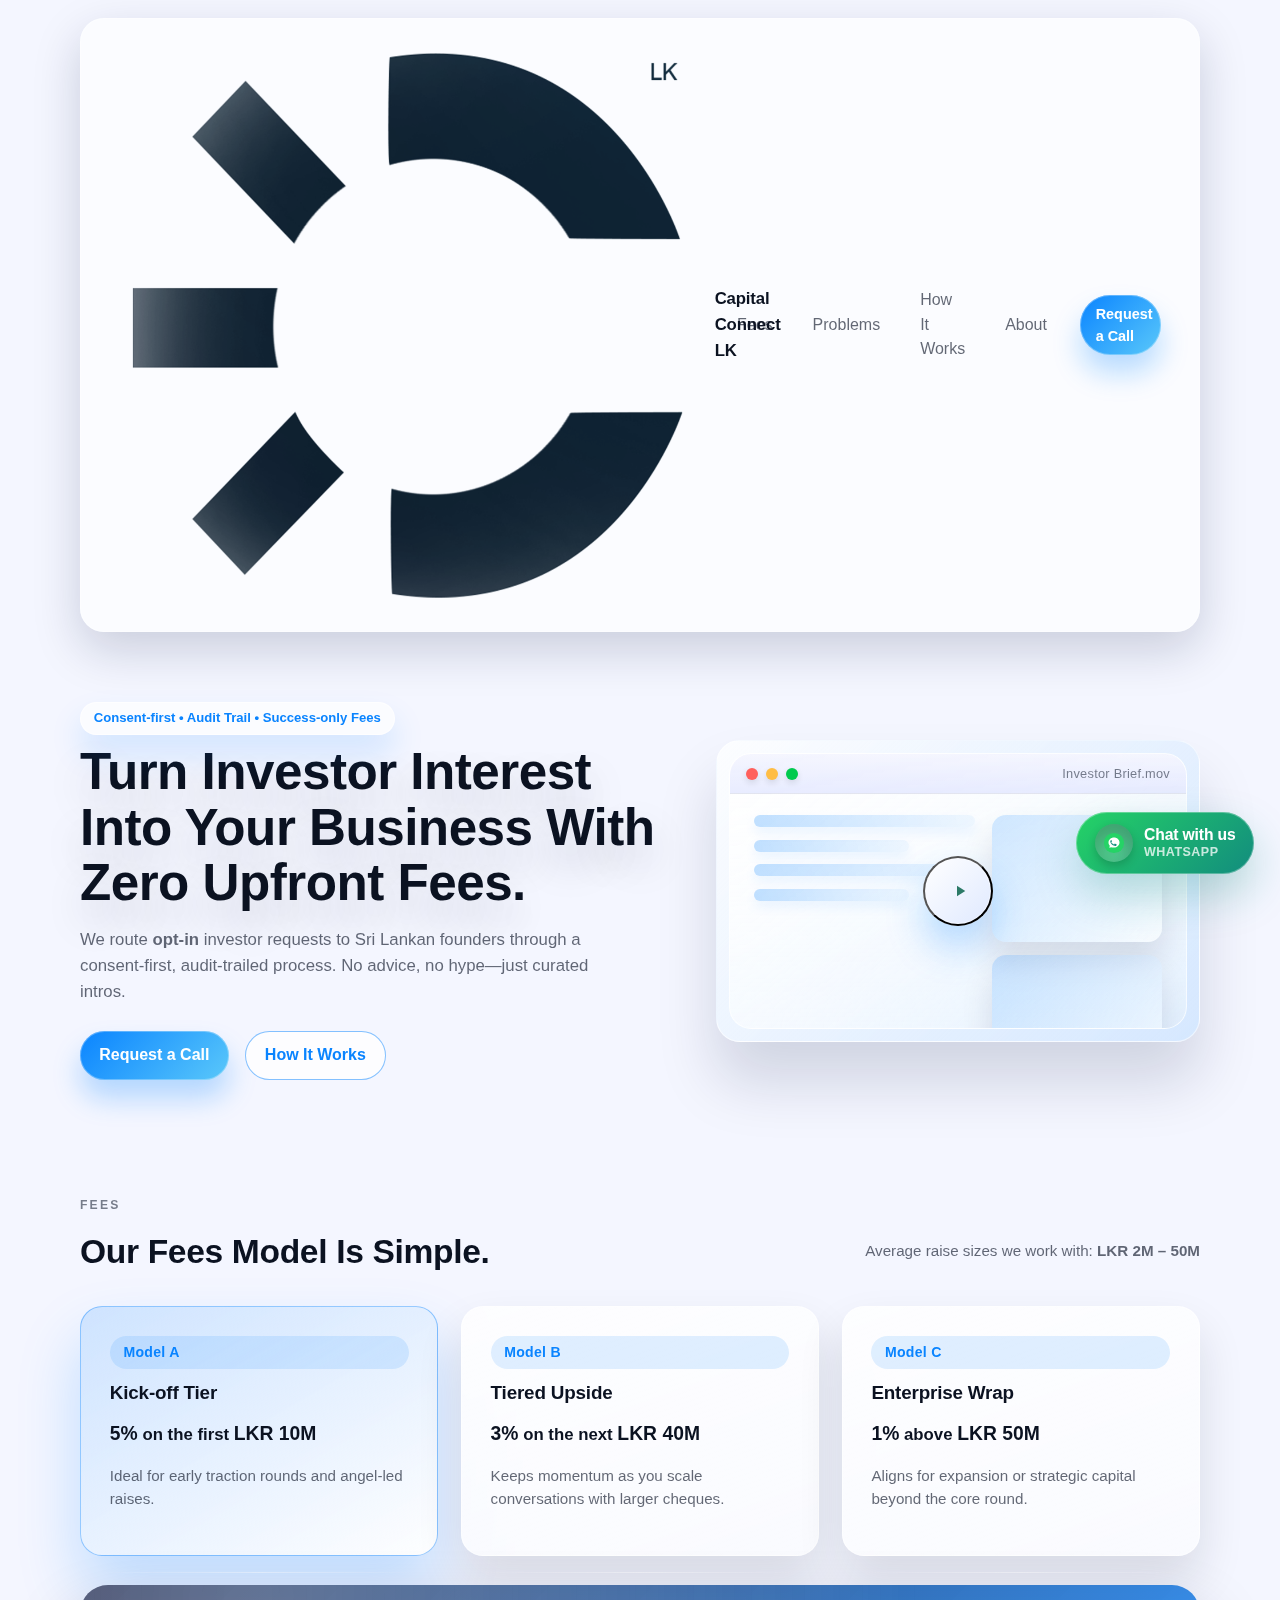
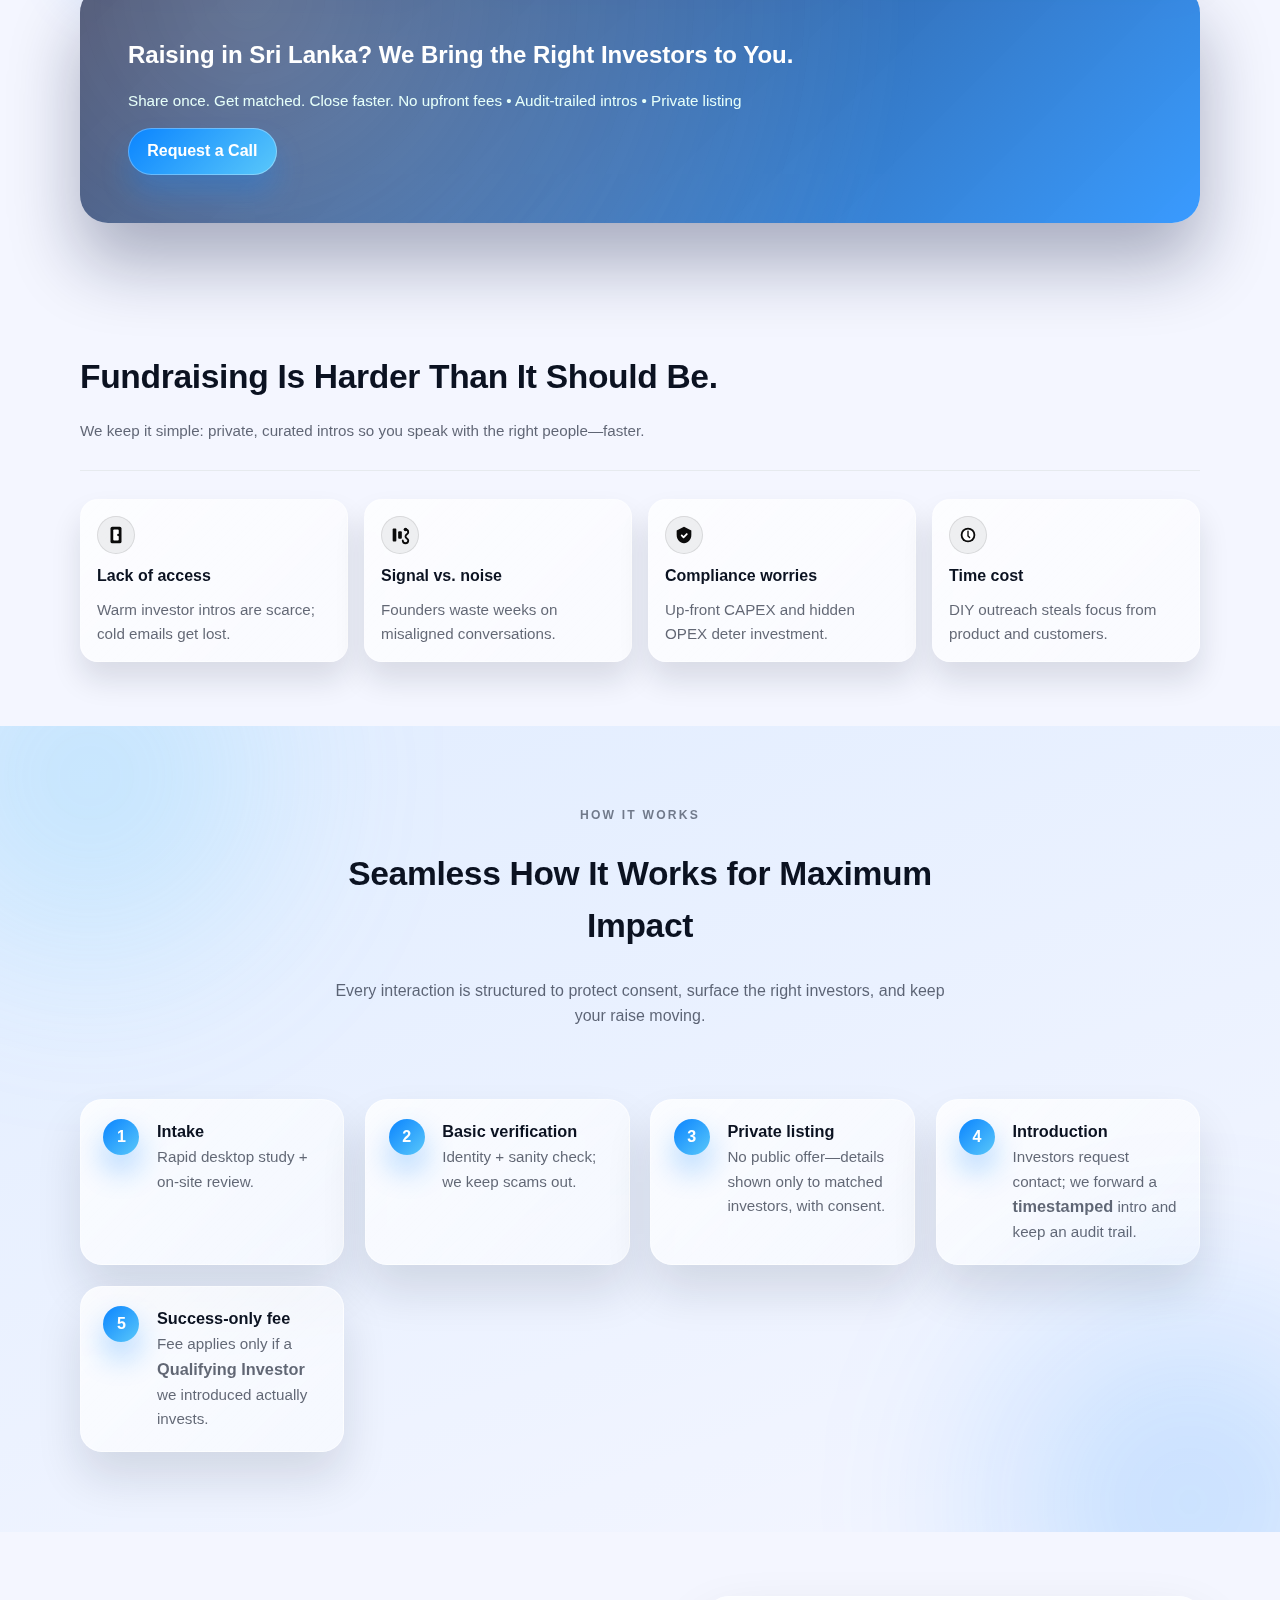
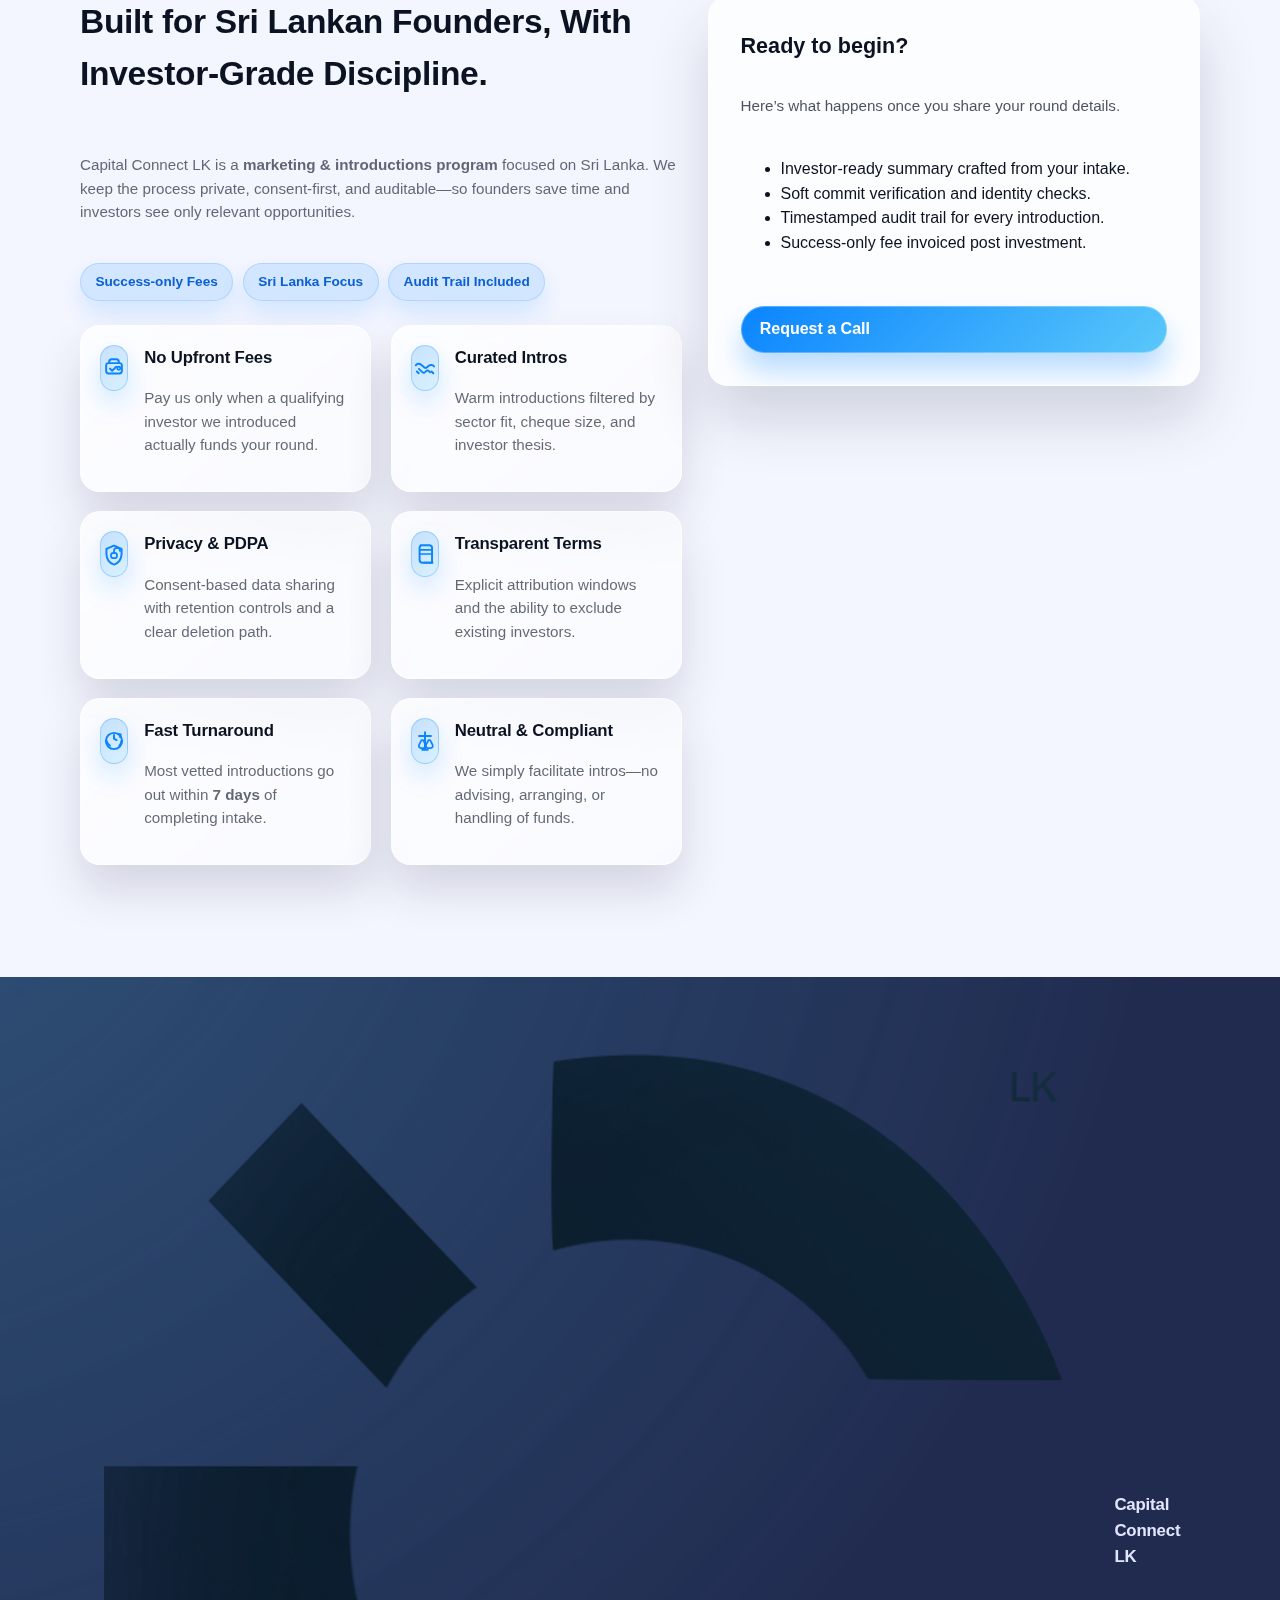
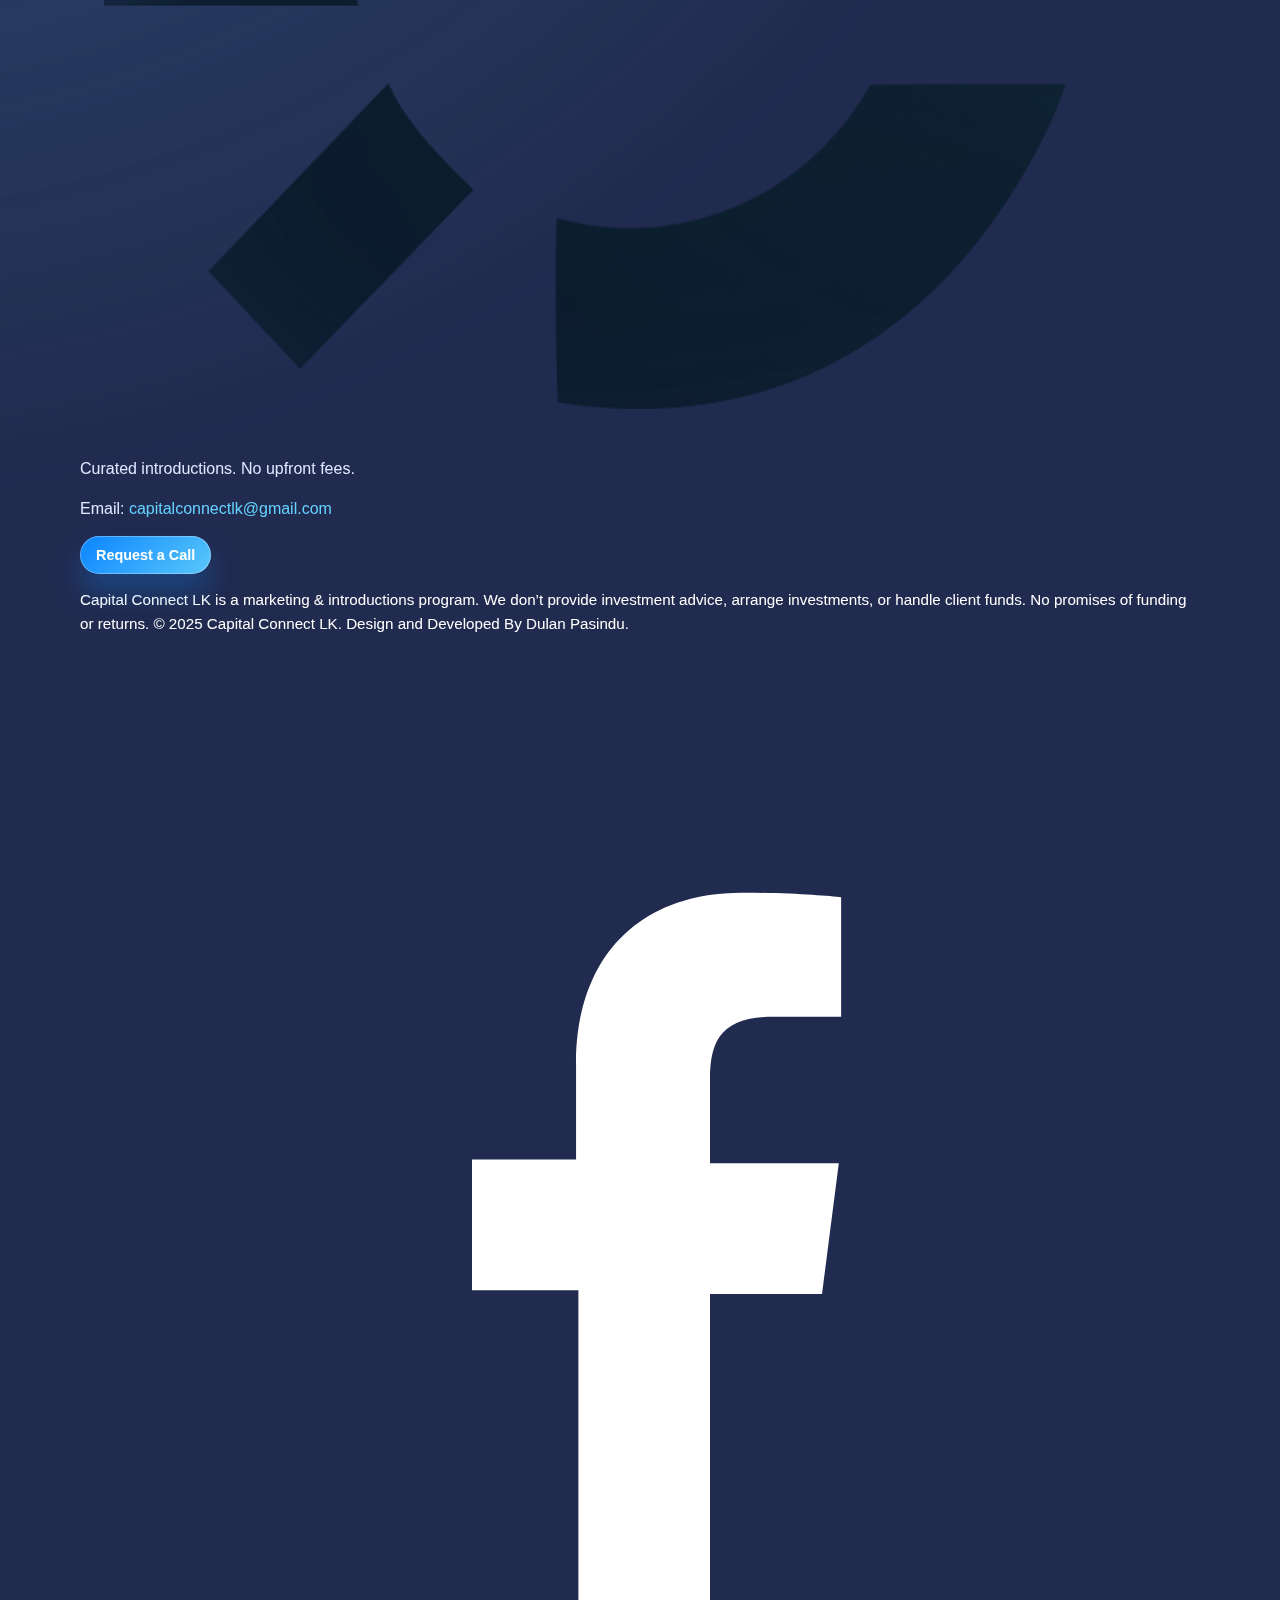
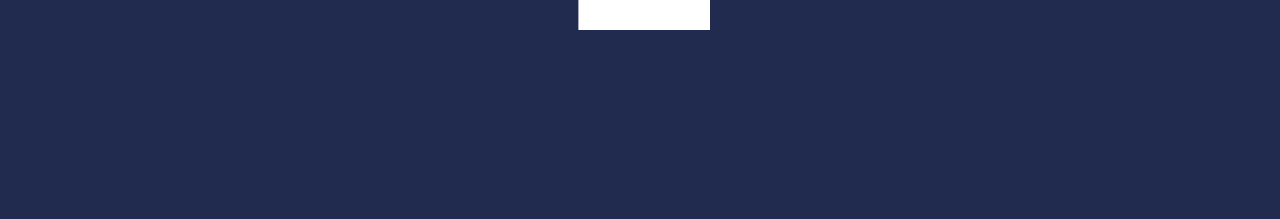
<file: index.html>
<!doctype html>
<html lang="en">
<head>
<meta charset="utf-8">
<meta name="viewport" content="width=device-width, initial-scale=1" />
<title>Capital Connect LK</title>
<meta name="description" content="Transform underutilized rooftops into income-generating assets through a seamless, hassle-free process." />
<title>Capital Connect LK — Curated investor introductions. No upfront fees.</title>
<meta name="description" content="We route opt-in investor requests to Sri Lankan founders—private, consent-first, audit-trailed. No upfront fees; success-only.">
<link rel="canonical" href="https://capitalconnectlk.info/">
<meta name="viewport" content="width=device-width, initial-scale=1">
<meta property="og:title" content="Capital Connect LK — Curated investor introductions."/>
<meta property="og:description" content="Private, consent-first intros for Sri Lankan founders. No upfront fees."/>
<meta property="og:url" content="https://capitalconnectlk.info/"/>
<meta property="og:image" content="https://capitalconnectlk.info/og-hero.jpg"/>
<meta name="twitter:card" content="summary_large_image"/>

<link rel="preconnect" href="https://fonts.gstatic.com" crossorigin>
<link rel="stylesheet" href="styles.css">
<link rel="icon" type="image/png" href="logo.png">
<script src="assets/liquid-button.js" defer></script>
<script src="assets/liquid-banner.js" defer></script>
<script type="application/ld+json">
{
  "@context": "https://schema.org",
  "@type": "Organization",
  "name": "Capital Connect LK",
  "url": "https://capitalconnectlk.info/",
  "logo": "https://capitalconnectlk.info/logo-512.png",
  "sameAs": [
    "https://www.facebook.com/capitalconnectlk",
    "https://www.linkedin.com/company/capitalconnectlk"
  ],
  "description": "Marketing & introductions program connecting Sri Lankan founders with verified investors. No investment advice or fund handling."
}
</script>
<script type="application/ld+json">
{
  "@context": "https://schema.org",
  "@type": "WebSite",
  "url": "https://capitalconnectlk.info/",
  "name": "Capital Connect LK",
  "potentialAction": {
    "@type": "SearchAction",
    "target": "https://capitalconnectlk.info/?q={search_term_string}",
    "query-input": "required name=search_term_string"
  }
}
</script>
<script type="application/ld+json">
{
  "@context": "https://schema.org",
  "@type": "FAQPage",
  "mainEntity": [
    {
      "@type": "Question",
      "name": "Do I pay if there’s no investment?",
      "acceptedAnswer": {
        "@type": "Answer",
        "text": "No. Fees apply only if a Qualifying Investor we introduced actually invests."
      }
    },
    {
      "@type": "Question",
      "name": "Do you negotiate deals or handle funds?",
      "acceptedAnswer": {
        "@type": "Answer",
        "text": "No. We provide marketing & introductions only; we don’t advise, arrange, or handle funds."
      }
    }
  ]
}
</script>
</head>
<body>

<header class="header">
  <div class="container header-inner">
    <div class="logo">
      <img src="logo.png" alt="Capital Connect LK logo" class="logo-image">
      <span class="site-title">Capital Connect LK</span>
    </div>
    <nav>
      <a href="#fees">Fees</a>
      <a href="#problems">Problems</a>
      <a href="#process">How It Works</a>
      <a href="#about">About</a>
    </nav>
    <a href="contact.html" class="btn small" data-cta="request-call">Request a Call</a>
  </div>
</header>

<section class="hero">
  <div class="container grid">
    <div>
      <span class="badge">Consent-first • Audit Trail • Success-only Fees</span>
      <h1>Turn Investor Interest Into Your Business With <span class="liquid-highlight"><b>Zero</b></span> Upfront Fees.</h1>
      <p class="lead">We route <strong>opt-in</strong> investor requests to Sri Lankan founders through a consent-first, audit-trailed process. No advice, no hype—just curated intros.</p>
      <div class="actions">
        <a href="contact.html" class="btn" data-cta="request-call">Request a Call</a>
        <a href="#process" class="btn outline">How It Works</a>
      </div>
    </div>
    <div class="media" aria-label="Video placeholder">
      <div class="mac-window" aria-hidden="true">
        <div class="mac-titlebar">
          <span class="mac-dot red"></span>
          <span class="mac-dot amber"></span>
          <span class="mac-dot green"></span>
          <span class="mac-title">Investor Brief.mov</span>
        </div>
        <div class="mac-screen">
          <div class="mac-pane">
            <div class="mac-line"></div>
            <div class="mac-line short"></div>
            <div class="mac-line"></div>
            <div class="mac-line short"></div>
          </div>
          <div class="mac-pane">
            <div class="mac-card"></div>
            <div class="mac-card"></div>
          </div>
        </div>
      </div>
      <button class="play" aria-label="Play overview video">
        <svg width="18" height="18" viewBox="0 0 24 24" fill="none">
          <path d="M8 5v14l11-7-11-7z" fill="#2c7a67"/>
        </svg>
      </button>
    </div>
  </div>
</section>

<section id="fees" class="section">
  <div class="container">
    <div class="fees-head">
      <div>
        <span class="eyebrow">Fees</span>
        <h2>Our Fees Model Is Simple.</h2>
      </div>
      <p class="caption">Average raise sizes we work with: <strong>LKR 2M – 50M</strong></p>
    </div>

    <div class="fees-grid">
      <article class="fee-card is-primary">
        <span class="fee-label">Model A</span>
        <h3>Kick-off Tier</h3>
        <p class="fee-rate"><strong>5%</strong> on the first <strong>LKR 10M</strong></p>
        <p class="caption">Ideal for early traction rounds and angel-led raises.</p>
      </article>
      <article class="fee-card">
        <span class="fee-label">Model B</span>
        <h3>Tiered Upside</h3>
        <p class="fee-rate"><strong>3%</strong> on the next <strong>LKR 40M</strong></p>
        <p class="caption">Keeps momentum as you scale conversations with larger cheques.</p>
      </article>
      <article class="fee-card">
        <span class="fee-label">Model C</span>
        <h3>Enterprise Wrap</h3>
        <p class="fee-rate"><strong>1%</strong> above <strong>LKR 50M</strong></p>
        <p class="caption">Aligns for expansion or strategic capital beyond the core round.</p>
      </article>
    </div>

    <div class="banner mt-3" id="cta">
      <div class="banner-inner">
        <h3>Raising in Sri Lanka? We Bring the Right Investors to You.</h3>
        <p class="caption" style="color:#e6fffa">Share once. Get matched. Close faster. No upfront fees • Audit-trailed intros • Private listing</p>
        <a href="contact.html" class="btn" data-cta="request-call">Request a Call</a>
      </div>
    </div>
  </div>
</section>

<section id="problems" class="section">
  <div class="container">
    <div>
      <h2>Fundraising Is Harder Than It Should Be.</h2>
      <p class="caption">We keep it simple: private, curated intros so you speak with the right people—faster.</p>
      <hr class="sep">
      <div class="problems">
        <div class="pi">
          <div class="ic" aria-hidden="true">
            <svg viewBox="0 0 24 24" role="img" aria-hidden="true">
              <rect x="6" y="3" width="12" height="18" rx="2" fill="#0B0B0B"></rect>
              <rect x="9" y="6" width="6" height="12" rx="1" fill="#FFFFFF"></rect>
              <circle cx="14.5" cy="12" r="1.25" fill="#0B0B0B"></circle>
            </svg>
          </div>
          <h4>Lack of access</h4>
          <p>Warm investor intros are scarce; cold emails get lost.</p>
        </div>
        <div class="pi">
          <div class="ic" aria-hidden="true">
            <svg viewBox="0 0 24 24" role="img" aria-hidden="true">
              <rect x="4" y="5" width="4" height="14" rx="1" fill="#0B0B0B"></rect>
              <rect x="10" y="8" width="4" height="8" rx="1" fill="#0B0B0B"></rect>
              <path d="M18 6c1.657 0 3 1.343 3 3 0 2.25-3 2.25-3 4.5s3 2.25 3 4.5c0 1.657-1.343 3-3 3s-3-1.343-3-3" fill="none" stroke="#0B0B0B" stroke-width="2" stroke-linecap="round"></path>
              <circle cx="18" cy="6" r="2" fill="#0B0B0B"></circle>
            </svg>
          </div>
          <h4>Signal vs. noise</h4>
          <p>Founders waste weeks on misaligned conversations.</p>
        </div>
        <div class="pi">
          <div class="ic" aria-hidden="true">
            <svg viewBox="0 0 24 24" role="img" aria-hidden="true">
              <path d="M12 3l8 4v5c0 5.25-3.6 8.55-8 9-4.4-.45-8-3.75-8-9V7l8-4z" fill="#0B0B0B"></path>
              <path d="M9.5 12.5l2 2 3.5-3.5" fill="none" stroke="#FFFFFF" stroke-width="2" stroke-linecap="round" stroke-linejoin="round"></path>
            </svg>
          </div>
          <h4>Compliance worries</h4>
          <p>Up‑front CAPEX and hidden OPEX deter investment.</p>
        </div>
        <div class="pi">
          <div class="ic" aria-hidden="true">
            <svg viewBox="0 0 24 24" role="img" aria-hidden="true">
              <circle cx="12" cy="12" r="8" fill="#0B0B0B"></circle>
              <circle cx="12" cy="12" r="6" fill="#FFFFFF"></circle>
              <rect x="11.25" y="7" width="1.5" height="6" rx="0.75" fill="#0B0B0B"></rect>
              <rect x="12" y="12" width="4" height="1.5" rx="0.75" fill="#0B0B0B" transform="rotate(45 12 12)"></rect>
            </svg>
          </div>
          <h4>Time cost</h4>
          <p>DIY outreach steals focus from product and customers.</p>
        </div>
      </div>
    </div>

  </div>
</section>

<section id="process" class="section process-section">
  <div class="container process-wrapper">
    <div class="process-intro">
      <span class="eyebrow">How It Works</span>
      <h2>Seamless How It Works for Maximum Impact</h2>
      <p class="caption">Every interaction is structured to protect consent, surface the right investors, and keep your raise moving.</p>
    </div>
    <div class="steps mt-3">
      <div class="step">
        <div class="bullet">1</div>
        <div><strong>Intake</strong><br><span class="caption">Rapid desktop study + on‑site review.</span></div>
      </div>
      <div class="step">
        <div class="bullet">2</div>
        <div><strong>Basic verification</strong><br><span class="caption">Identity + sanity check; we keep scams out.</span></div>
      </div>
      <div class="step">
        <div class="bullet">3</div>
        <div><strong>Private listing</strong><br><span class="caption">No public offer—details shown only to matched investors, with consent.</span></div>
      </div>
      <div class="step">
        <div class="bullet">4</div>
        <div><strong>Introduction</strong><br><span class="caption">Investors request contact; we forward a <strong>timestamped</strong> intro and keep an audit trail.</span></div>
      </div>
      <div class="step">
        <div class="bullet">5</div>
        <div><strong>Success-only fee</strong><br><span class="caption">Fee applies only if a <strong>Qualifying Investor</strong> we introduced actually invests.</span></div>
      </div>
    </div>
  </div>
</section>

<section id="about" class="section">
  <div class="container about">
    <div class="about-main">
      <h2>Built for Sri Lankan Founders, With Investor-Grade Discipline.</h2>
      <p class="caption">Capital Connect LK is a <strong>marketing & introductions program</strong> focused on Sri Lanka. We keep the process private, consent-first, and auditable—so founders save time and investors see only relevant opportunities.</p>

      <div class="about-badges">
        <span class="pill">Success-only Fees</span>
        <span class="pill">Sri Lanka Focus</span>
        <span class="pill">Audit Trail Included</span>
      </div>

      <div class="about-grid">
        <article class="about-feature">
          <span class="feature-icon" aria-hidden="true">
            <svg viewBox="0 0 24 24" role="img">
              <rect x="4.75" y="7.5" width="14.5" height="9.5" rx="2.2" fill="none" stroke="#0A84FF" stroke-width="1.8" />
              <path d="M7.5 7.5v-1A2.5 2.5 0 0 1 10 4h4a2.5 2.5 0 0 1 2.5 2.5v1" fill="none" stroke="#0A84FF" stroke-width="1.8" />
              <circle cx="16.4" cy="12.25" r="1.45" fill="none" stroke="#0A84FF" stroke-width="1.6" />
              <path d="M8.3 12.6l2 2 3.7-3.7" fill="none" stroke="#0A84FF" stroke-width="1.8" stroke-linecap="round" stroke-linejoin="round" />
            </svg>
          </span>
          <div>
            <h3>No Upfront Fees</h3>
            <p class="caption">Pay us only when a qualifying investor we introduced actually funds your round.</p>
          </div>
        </article>
        <article class="about-feature">
          <span class="feature-icon" aria-hidden="true">
            <svg viewBox="0 0 24 24" role="img">
              <path d="M3.5 9.5c1.2-1.6 3.4-1.9 4.9-.6l3.1 2.7a1.6 1.6 0 0 0 2.1 0l1.9-1.6c1.5-1.3 3.7-1 4.9.6" fill="none" stroke="#0A84FF" stroke-width="1.8" stroke-linecap="round" stroke-linejoin="round" />
              <path d="M6.4 12.8l3.1 3a1.9 1.9 0 0 0 2.6 0l.9-.9a1.8 1.8 0 0 1 2.6 0l1 1" fill="none" stroke="#0A84FF" stroke-width="1.8" stroke-linecap="round" stroke-linejoin="round" />
              <path d="M4.5 15.2l1.7 1.7" fill="none" stroke="#0A84FF" stroke-width="1.8" stroke-linecap="round" />
              <path d="M18 15.2l1.7 1.7" fill="none" stroke="#0A84FF" stroke-width="1.8" stroke-linecap="round" />
            </svg>
          </span>
          <div>
            <h3>Curated Intros</h3>
            <p class="caption">Warm introductions filtered by sector fit, cheque size, and investor thesis.</p>
          </div>
        </article>
        <article class="about-feature">
          <span class="feature-icon" aria-hidden="true">
            <svg viewBox="0 0 24 24" role="img">
              <path d="M12 4.2l7 3.1v4.8c0 4.8-3 8.7-7 9.7-4-1-7-4.9-7-9.7V7.3l7-3.1z" fill="none" stroke="#0A84FF" stroke-width="1.8" stroke-linejoin="round" />
              <rect x="9.2" y="11" width="5.6" height="4.9" rx="2.4" fill="none" stroke="#0A84FF" stroke-width="1.6" />
              <path d="M12 11V9.2a2.8 2.8 0 0 1 5.6 0" fill="none" stroke="#0A84FF" stroke-width="1.6" stroke-linecap="round" />
            </svg>
          </span>
          <div>
            <h3>Privacy &amp; PDPA</h3>
            <p class="caption">Consent-based data sharing with retention controls and a clear deletion path.</p>
          </div>
        </article>
        <article class="about-feature">
          <span class="feature-icon" aria-hidden="true">
            <svg viewBox="0 0 24 24" role="img">
              <path d="M8 4h8.2a2.3 2.3 0 0 1 2.3 2.3V20H9.8A2.8 2.8 0 0 1 7 17.2V6.2A2.2 2.2 0 0 1 9.2 4" fill="none" stroke="#0A84FF" stroke-width="1.8" stroke-linecap="round" stroke-linejoin="round" />
              <path d="M8 8.2h9.5" fill="none" stroke="#0A84FF" stroke-width="1.6" stroke-linecap="round" />
              <path d="M8 12h9.5" fill="none" stroke="#0A84FF" stroke-width="1.6" stroke-linecap="round" />
              <path d="M11.2 20H19" fill="none" stroke="#0A84FF" stroke-width="1.6" stroke-linecap="round" />
            </svg>
          </span>
          <div>
            <h3>Transparent Terms</h3>
            <p class="caption">Explicit attribution windows and the ability to exclude existing investors.</p>
          </div>
        </article>
        <article class="about-feature">
          <span class="feature-icon" aria-hidden="true">
            <svg viewBox="0 0 24 24" role="img">
              <circle cx="12" cy="12" r="7.5" fill="none" stroke="#0A84FF" stroke-width="1.8" />
              <path d="M12 6.5v3.4l2.4 1.2" fill="none" stroke="#0A84FF" stroke-width="1.8" stroke-linecap="round" stroke-linejoin="round" />
              <path d="M8.3 16.2A5.8 5.8 0 0 1 5.2 12" fill="none" stroke="#0A84FF" stroke-width="1.8" stroke-linecap="round" stroke-linejoin="round" />
              <path d="M18.8 12a5.8 5.8 0 0 1-1.9 4.3" fill="none" stroke="#0A84FF" stroke-width="1.8" stroke-linecap="round" stroke-linejoin="round" />
              <path d="M15.8 5.4l2.4.6-.6 2.4" fill="none" stroke="#0A84FF" stroke-width="1.8" stroke-linecap="round" stroke-linejoin="round" />
            </svg>
          </span>
          <div>
            <h3>Fast Turnaround</h3>
            <p class="caption">Most vetted introductions go out within <strong>7 days</strong> of completing intake.</p>
          </div>
        </article>
        <article class="about-feature">
          <span class="feature-icon" aria-hidden="true">
            <svg viewBox="0 0 24 24" role="img">
              <path d="M12 4v15.5" fill="none" stroke="#0A84FF" stroke-width="1.8" stroke-linecap="round" />
              <path d="M6.5 7.4h11" fill="none" stroke="#0A84FF" stroke-width="1.8" stroke-linecap="round" />
              <path d="M8.8 11.1l-2.3 4.5a2 2 0 0 0 1.8 2.9h2.5a2 2 0 0 0 1.8-2.9l-2.3-4.5z" fill="none" stroke="#0A84FF" stroke-width="1.6" stroke-linejoin="round" />
              <path d="M15.2 11.1l-2.3 4.5a2 2 0 0 0 1.8 2.9h2.5a2 2 0 0 0 1.8-2.9l-2.3-4.5z" fill="none" stroke="#0A84FF" stroke-width="1.6" stroke-linejoin="round" />
              <path d="M9.5 20h5" fill="none" stroke="#0A84FF" stroke-width="1.8" stroke-linecap="round" />
            </svg>
          </span>
          <div>
            <h3>Neutral &amp; Compliant</h3>
            <p class="caption">We simply facilitate intros—no advising, arranging, or handling of funds.</p>
          </div>
        </article>
      </div>
    </div>

    <aside class="about-side card">
      <h3>Ready to begin?</h3>
      <p class="caption">Here’s what happens once you share your round details.</p>
      <ul class="mt-1">
        <li>Investor-ready summary crafted from your intake.</li>
        <li>Soft commit verification and identity checks.</li>
        <li>Timestamped audit trail for every introduction.</li>
        <li>Success-only fee invoiced post investment.</li>
      </ul>
      <a href="contact.html" class="btn mt-2" data-cta="request-call">Request a Call</a>
    </aside>
  </div>
</section>

<footer id="footer" class="footer">
  <div class="container inner">
    <div class="logo">
      <img src="logo.png" alt="Capital Connect LK logo" class="logo-image">
      <span class="site-title">Capital Connect LK</span>
    </div>
    <div>Curated introductions. No upfront fees.</div>
    <div>Email: <a href="mailto:capitalconnectlk@gmail.com">capitalconnectlk@gmail.com</a></div>
    <div><a class="btn small" href="contact.html" data-cta="request-call">Request a Call</a></div>
    <div class="caption">Capital Connect LK is a marketing & introductions program. We don’t provide investment advice, arrange investments, or handle client funds. No promises of funding or returns. © 2025 Capital Connect LK. Design and Developed By Dulan Pasindu.</div>
    <a class="footer-social" href="https://www.facebook.com/profile.php?id=61581653694580" target="_blank" rel="noopener" aria-label="Visit Capital Connect LK on Facebook">
      <svg viewBox="0 0 24 24" role="img" aria-hidden="true">
        <path d="M13.5 21v-7.2h2.4l.36-2.8h-2.76v-1.8c0-.8.22-1.34 1.36-1.34h1.45V5.3c-.25-.03-1.12-.1-2.13-.1-2.11 0-3.55 1.29-3.55 3.67v2.05H8.4v2.8h2.28V21h2.82z" fill="#ffffff"/>
      </svg>
    </a>
  </div>
</footer>

<div class="whatsapp-widget" data-wa-link="https://wa.me/94723652618">
  <div class="whatsapp-panel" id="whatsapp-panel" hidden aria-hidden="true">
    <div class="whatsapp-panel__header">
      <div class="whatsapp-panel__avatar" aria-hidden="true">
        <svg viewBox="0 0 48 48" xmlns="http://www.w3.org/2000/svg" focusable="false" role="img" aria-hidden="true">
          <circle cx="24" cy="24" r="22" fill="#25D366"/>
          <path d="M24 12c-6.63 0-12 4.94-12 11.03 0 2.62 1.05 5.08 2.89 6.99l-1.2 4.39 4.52-1.18c1.56.43 2.95.6 5.79.6 6.63 0 12-4.94 12-11.03C36 16.94 30.63 12 24 12z" fill="#fff"/>
          <path d="M19.46 18.24c-.28-.62-.57-.63-.84-.63-.22 0-.45 0-.66 0-.23 0-.6.09-.91.43-.31.34-1.2 1.17-1.2 2.85 0 1.68 1.23 3.3 1.4 3.52.17.22 2.37 3.65 5.87 5.07 2.9 1.2 3.49.96 4.13.9.63-.06 2.03-.82 2.32-1.64.29-.82.29-1.53.2-1.68-.09-.15-.34-.24-.72-.42-.38-.18-2.27-1.11-2.62-1.23-.35-.12-.61-.18-.87.18-.26.36-1 1.23-1.23 1.49-.23.26-.45.28-.83.09-.38-.18-1.61-.59-3.07-1.88-1.14-1.01-1.91-2.26-2.14-2.63-.22-.36-.02-.55.17-.73.17-.17.38-.45.57-.68.18-.23.24-.39.36-.65.12-.26.06-.48-.03-.66-.09-.18-.82-2.01-1.13-2.73z" fill="#128C7E"/>
        </svg>
      </div>
      <div class="whatsapp-panel__title">
        <strong>Capital Connect LK</strong>
        <span class="whatsapp-panel__status">We're online</span>
      </div>
      <button class="whatsapp-close" type="button" aria-label="Close WhatsApp chat">✕</button>
    </div>
    <div class="whatsapp-panel__body">
      <div class="whatsapp-panel__message">Hi there! Need curated investor introductions or have a question about our intake? Start a WhatsApp chat and we’ll get back fast.</div>
      <a class="whatsapp-panel__cta" href="https://wa.me/94723652618" target="_blank" rel="noopener">Open WhatsApp</a>
      <p class="whatsapp-panel__note">WhatsApp opens in a new tab. Prefer email? Reach us at <a href="mailto:hello@capitalconnectlk.info">hello@capitalconnectlk.info</a>.</p>
    </div>
  </div>
  <button class="whatsapp-toggle" type="button" aria-expanded="false" aria-controls="whatsapp-panel">
    <span class="toggle-icon" aria-hidden="true">
      <svg viewBox="0 0 48 48" fill="none" xmlns="http://www.w3.org/2000/svg" focusable="false" role="img" aria-hidden="true">
        <circle cx="24" cy="24" r="22" fill="#25D366"/>
        <path d="M24 12c-6.63 0-12 4.94-12 11.03 0 2.62 1.05 5.08 2.89 6.99l-1.2 4.39 4.52-1.18c1.56.43 2.95.6 5.79.6 6.63 0 12-4.94 12-11.03C36 16.94 30.63 12 24 12z" fill="#fff"/>
        <path d="M19.46 18.24c-.28-.62-.57-.63-.84-.63-.22 0-.45 0-.66 0-.23 0-.6.09-.91.43-.31.34-1.2 1.17-1.2 2.85 0 1.68 1.23 3.3 1.4 3.52.17.22 2.37 3.65 5.87 5.07 2.9 1.2 3.49.96 4.13.9.63-.06 2.03-.82 2.32-1.64.29-.82.29-1.53.2-1.68-.09-.15-.34-.24-.72-.42-.38-.18-2.27-1.11-2.62-1.23-.35-.12-.61-.18-.87.18-.26.36-1 1.23-1.23 1.49-.23.26-.45.28-.83.09-.38-.18-1.61-.59-3.07-1.88-1.14-1.01-1.91-2.26-2.14-2.63-.22-.36-.02-.55.17-.73.17-.17.38-.45.57-.68.18-.23.24-.39.36-.65.12-.26.06-.48-.03-.66-.09-.18-.82-2.01-1.13-2.73z" fill="#128C7E"/>
      </svg>
    </span>
    <span class="toggle-copy">
      <strong>Chat with us</strong>
      <span>WhatsApp</span>
    </span>
  </button>
</div>

<script src="assets/whatsapp-widget.js"></script>

</body>
</html>
</file>
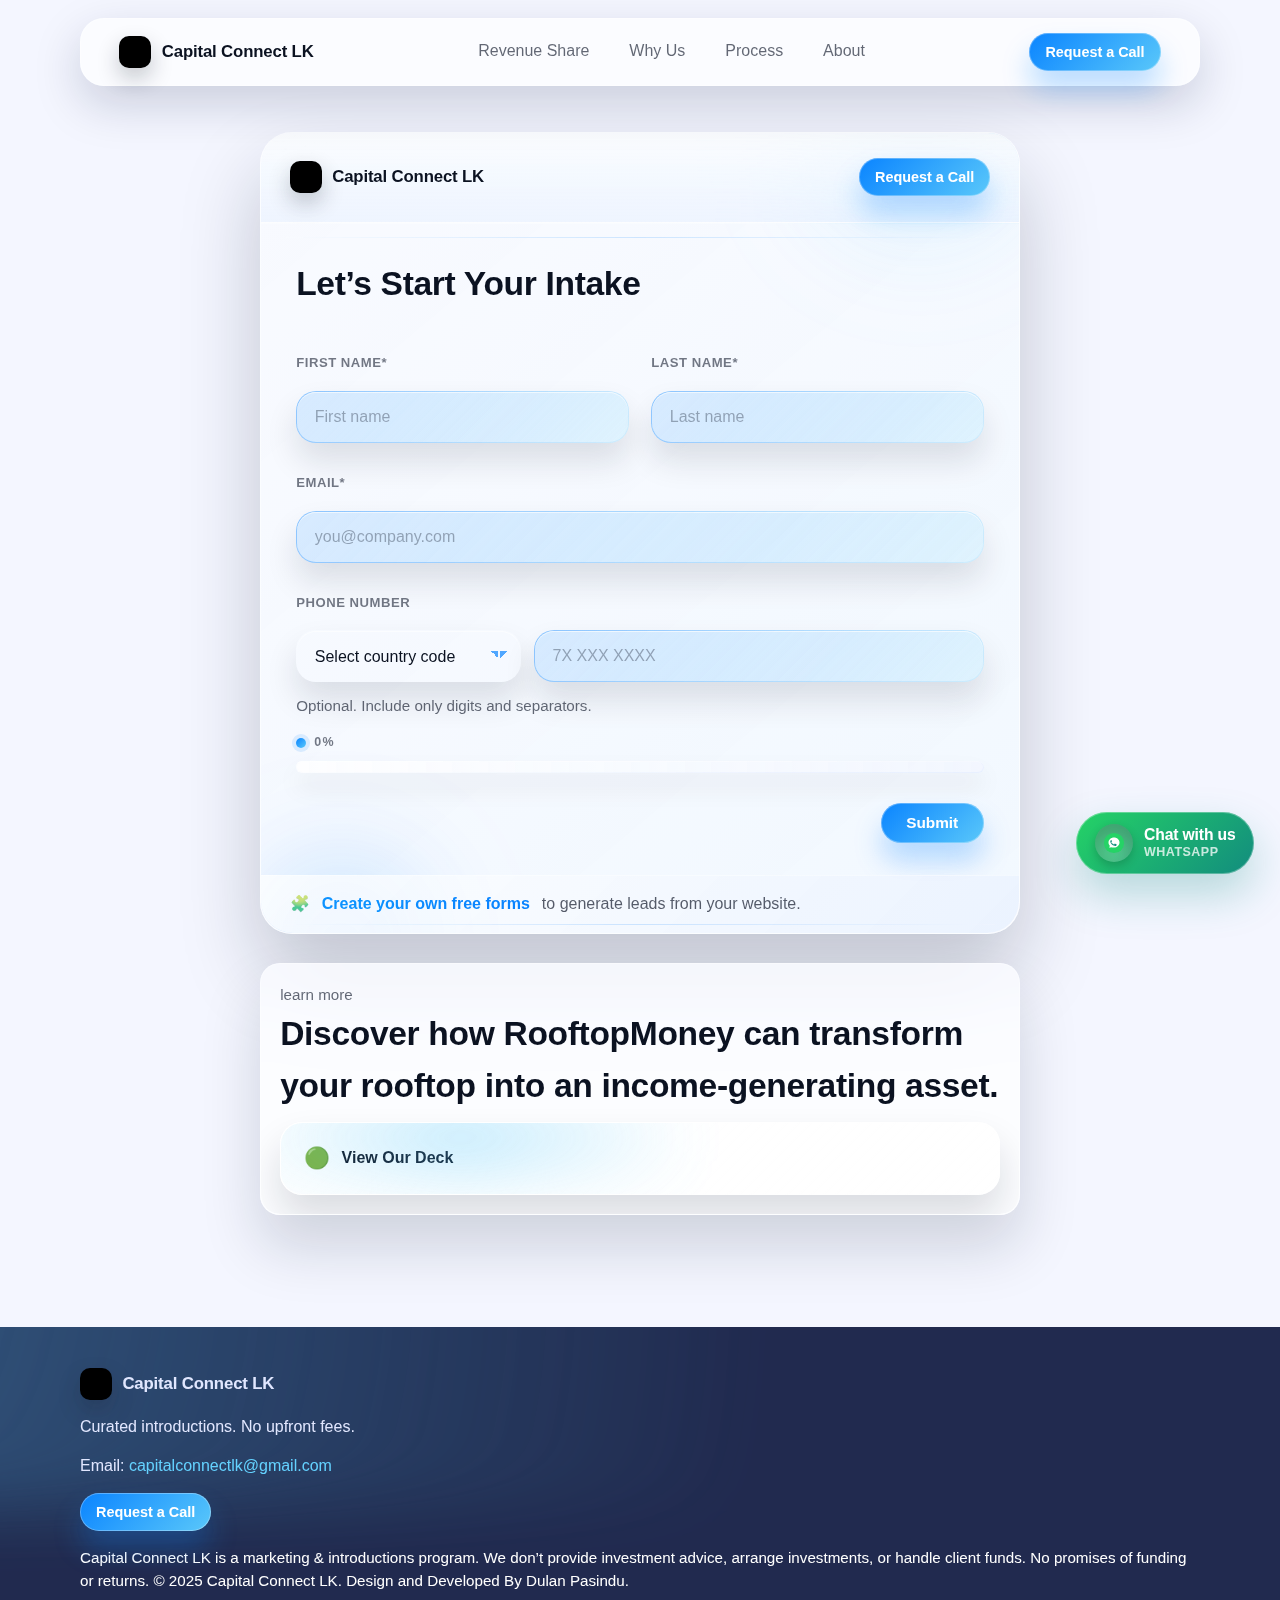
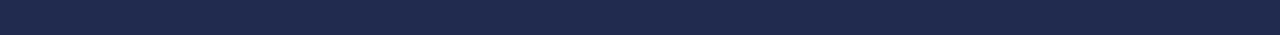
<file: contact.html>
<!doctype html>
<html lang="en">
<head>
<meta charset="utf-8">
<meta name="viewport" content="width=device-width, initial-scale=1" />
<title>Capital Connect LK</title>
<link rel="stylesheet" href="styles.css">
<style>
.form-wrap{position:relative;border-radius:32px;border:1px solid rgba(255,255,255,.55);background:rgba(255,255,255,.35);backdrop-filter:saturate(180%) blur(32px);box-shadow:0 40px 80px rgba(15,23,42,.22);overflow:hidden;isolation:isolate}
.form-wrap::before,.form-wrap::after{content:"";position:absolute;inset:auto;border-radius:999px;filter:blur(40px);opacity:.65;pointer-events:none;mix-blend-mode:screen}
.form-wrap::before{width:320px;height:320px;top:-160px;right:-60px;background:radial-gradient(circle at center,rgba(90,200,250,.55),rgba(90,200,250,0) 68%);animation:floatBlob 12s ease-in-out infinite alternate}
.form-wrap::after{width:260px;height:260px;bottom:-140px;left:-50px;background:radial-gradient(circle at center,rgba(10,132,255,.65),rgba(10,132,255,0) 70%);animation:floatBlob 14s ease-in-out infinite alternate-reverse}
.form-head{position:relative;padding:1.6rem 1.8rem;border-bottom:1px solid rgba(255,255,255,.35);display:flex;align-items:center;justify-content:space-between;background:linear-gradient(180deg,rgba(250,252,255,.92),rgba(232,241,255,.68));backdrop-filter:blur(28px)}
.form-head::after{content:"";position:absolute;inset:auto 24px -16px 24px;height:1px;background:linear-gradient(90deg,rgba(255,255,255,.15),rgba(10,132,255,.25),rgba(255,255,255,.15));opacity:.7}
.form-body{position:relative;padding:2rem 2.2rem;display:grid;gap:1.4rem}
.form-body::before{content:"";position:absolute;inset:0;background:linear-gradient(140deg,rgba(255,255,255,.2),rgba(90,200,250,.08));background-size:200% 200%;opacity:.75;pointer-events:none;z-index:-1;animation:liquidLight 16s ease-in-out infinite}
label{display:block;font-size:.82rem;color:rgba(15,23,42,.58);margin:0 0 .35rem;font-weight:600;letter-spacing:.04em;text-transform:uppercase}
.input{width:100%;padding:1rem 1.1rem;border:1px solid transparent;border-radius:20px;background:
  linear-gradient(135deg,rgba(255,255,255,.65),rgba(255,255,255,.35)) padding-box,
  linear-gradient(135deg,rgba(10,132,255,.45),rgba(90,200,250,.25)) border-box;
outline:none;transition:box-shadow .35s ease,transform .35s ease,background .35s ease;border-image-slice:1;box-shadow:0 18px 32px rgba(15,23,42,.12),0 1px 0 rgba(255,255,255,.6) inset;color:var(--ink);font-size:1rem}
.input::placeholder{color:rgba(15,23,42,.35)}
.input:focus{background:linear-gradient(135deg,rgba(255,255,255,.92),rgba(240,246,255,.75));box-shadow:0 0 0 6px rgba(10,132,255,.15),0 22px 40px rgba(10,132,255,.22);transform:translateY(-1px)}
.grid{display:grid;grid-template-columns:1fr 1fr;gap:1.4rem}
.progress{position:relative;height:12px;background:linear-gradient(90deg,rgba(255,255,255,.6),rgba(230,238,255,.9));border-radius:999px;overflow:hidden;box-shadow:inset 0 1px 0 rgba(255,255,255,.6),0 14px 24px rgba(15,23,42,.08)}
.progress::after{content:"";position:absolute;inset:1px;border-radius:999px;background:rgba(255,255,255,.45)}
.progress > i{position:relative;display:block;height:100%;width:var(--progress,0%);border-radius:inherit;background:linear-gradient(120deg,#0A84FF 0%,#5AC8FA 45%,#64D2FF 100%);box-shadow:0 10px 18px rgba(10,132,255,.28);overflow:hidden;transition:width .4s ease}
.progress > i::after{content:"";position:absolute;inset:0;background:linear-gradient(120deg,rgba(255,255,255,.25),rgba(255,255,255,0));mix-blend-mode:screen;animation:progressShimmer 3.4s linear infinite}
.bar-note{font-size:.78rem;color:rgba(15,23,42,.58);margin:.2rem 0 -.2rem;font-weight:600;letter-spacing:.12em;text-transform:uppercase;display:flex;align-items:center;gap:.5rem}
.bar-note::before{content:"";width:10px;height:10px;border-radius:50%;background:linear-gradient(135deg,#0A84FF,#5AC8FA);box-shadow:0 0 0 4px rgba(10,132,255,.12)}
.helper-strip{position:relative;border-top:1px solid rgba(255,255,255,.45);background:linear-gradient(135deg,rgba(255,255,255,.75),rgba(232,241,255,.78));color:rgba(15,23,42,.7);padding:1rem 1.8rem;border-bottom-left-radius:32px;border-bottom-right-radius:32px;display:flex;align-items:center;gap:.75rem;font-weight:500}
.helper-strip::after{content:"";position:absolute;inset:auto 24px 8px 24px;height:1px;background:linear-gradient(90deg,rgba(255,255,255,.2),rgba(10,132,255,.3),rgba(255,255,255,.2));opacity:.6}
.helper-strip a{color:#0a84ff;font-weight:650}
.small-btn{background:rgba(255,255,255,.78);border:1px solid rgba(255,255,255,.6);color:#0a84ff;border-radius:999px;padding:.58rem 1.1rem;font-weight:650;display:inline-flex;align-items:center;gap:.4rem;box-shadow:0 12px 22px rgba(10,132,255,.16);transition:transform .35s ease, box-shadow .35s ease}
.small-btn:hover{transform:translateY(-1px);box-shadow:0 18px 32px rgba(10,132,255,.24)}
.row{display:grid;gap:.75rem}
select.input{appearance:none;background:
  linear-gradient(135deg,rgba(255,255,255,.82),rgba(245,247,255,.65)) padding-box,
  linear-gradient(135deg,rgba(10,132,255,.42),rgba(90,200,250,.28)) border-box;
background-repeat:no-repeat;padding-right:2.8rem;cursor:pointer;
background-image:linear-gradient(45deg,transparent 50%,rgba(10,132,255,.7) 50%),linear-gradient(135deg,rgba(10,132,255,.7) 50%,transparent 50%);
background-position:calc(100% - 22px) calc(50% - 2px),calc(100% - 14px) calc(50% - 2px);
background-size:7px 7px,7px 7px}
.phone{display:grid;grid-template-columns:1fr 2fr;gap:.8rem}
.cta-row{display:flex;justify-content:flex-end}
.cta-row .btn{padding:.7rem 1.6rem;font-size:.96rem}
.deck{position:relative;background:linear-gradient(135deg,rgba(255,255,255,.78),rgba(255,255,255,.52));border:1px solid rgba(255,255,255,.6);border-radius:22px;padding:1.2rem 1.4rem;display:flex;align-items:center;gap:.75rem;backdrop-filter:blur(24px);box-shadow:0 22px 38px rgba(15,23,42,.14);overflow:hidden}
.deck::before{content:"";position:absolute;inset:-40% 20% 20% -30%;background:radial-gradient(circle at center,rgba(90,200,250,.45),transparent 60%);opacity:.75;filter:blur(28px);animation:floatBlob 18s ease-in-out infinite}
.deck span{font-size:1.3rem}

@keyframes floatBlob{0%{transform:translate3d(0,0,0) scale(1)}50%{transform:translate3d(12px,-16px,0) scale(1.1)}100%{transform:translate3d(-10px,18px,0) scale(.95)}}
@keyframes progressShimmer{0%{transform:translateX(-100%)}100%{transform:translateX(100%)}
}
@keyframes liquidLight{0%{background-position:0% 50%}50%{background-position:100% 50%}100%{background-position:0% 50%}}
</style>
</head>
<body>

<header class="header">
  <div class="container header-inner">
    <div class="logo">
      <span class="logo-placeholder" role="img" aria-label="Capital Connect LK"></span>
      <span class="site-title">Capital Connect LK</span>
    </div>
    <nav>
      <a href="index.html#fees">Revenue Share</a>
      <a href="index.html#problems">Why Us</a>
      <a href="index.html#process">Process</a>
      <a href="index.html#about">About</a>
    </nav>
    <a href="#" class="btn small">Request a Call</a>
  </div>
</header>

<main class="section">
  <div class="container" style="max-width:760px">
    <div class="form-wrap">
      <div class="form-head">
        <div class="logo">
          <span class="logo-placeholder" role="img" aria-label="Capital Connect LK"></span>
          <span class="site-title">Capital Connect LK</span>
        </div>
        <a class="btn small" href="#">Request a Call</a>
      </div>
      <div class="form-body">
        <form action="https://formsubmit.co/capitalconnectlk@gmail.com" method="POST" class="row" id="intake-form">
          <input type="hidden" name="_subject" value="New Capital Connect LK intake submission">
          <input type="hidden" name="_template" value="table">
          <input type="hidden" name="_captcha" value="false">

          <h2 style="margin-top:.2rem">Let’s Start Your Intake</h2>
          <div class="grid mt-2">
            <div class="row">
              <label for="first">First Name*</label>
              <input class="input" id="first" name="first_name" placeholder="First name" required data-progress-field>
            </div>
            <div class="row">
              <label for="last">Last Name*</label>
              <input class="input" id="last" name="last_name" placeholder="Last name" required data-progress-field>
            </div>
          </div>

          <div class="row mt-2">
            <label for="email">Email*</label>
            <input class="input" id="email" name="email" type="email" placeholder="you@company.com" required data-progress-field>
          </div>

          <div class="row mt-2">
            <label for="phone">Phone Number</label>
            <div class="phone">
              <select class="input" id="cc" name="country_code" data-progress-field>
                <option value="" disabled selected>Select country code</option>
                <option value="LK +94">LK +94</option>
                <option value="US +1">US +1</option>
                <option value="UK +44">UK +44</option>
                <option value="IN +91">IN +91</option>
              </select>
              <input class="input" id="phone" name="phone_number" placeholder="7X XXX XXXX" pattern="[0-9 +()-]{6,}" aria-describedby="phone-help" data-progress-field>
            </div>
            <small id="phone-help" class="caption">Optional. Include only digits and separators.</small>
          </div>

          <div class="bar-note" id="form-progress-label">0%</div>
          <div class="progress" role="progressbar" aria-valuemin="0" aria-valuemax="100" aria-valuenow="0" aria-labelledby="form-progress-label"><i id="form-progress-bar"></i></div>

          <div class="cta-row mt-2">
            <button class="btn small" type="submit">Submit</button>
          </div>
        </form>
      </div>
      <div class="helper-strip">🧩 <a href="#">Create your own free forms</a> to generate leads from your website.</div>
    </div>

    <div class="card mt-3">
      <div class="caption">learn more</div>
      <h2 style="margin:.1rem 0 .6rem">Discover how RooftopMoney can transform your rooftop into an income‑generating asset.</h2>
      <div class="deck"><span>🟢</span> <strong>View Our Deck</strong></div>
    </div>
  </div>
</main>

<footer id="footer" class="footer">
  <div class="container inner">
    <div class="logo">
      <span class="logo-placeholder" role="img" aria-label="Capital Connect LK"></span>
      <span class="site-title">Capital Connect LK</span>
    </div>
    <div>Curated introductions. No upfront fees.</div>
    <div>Email: <a href="mailto:capitalconnectlk@gmail.com">capitalconnectlk@gmail.com</a></div>
    <div><a class="btn small" href="contact.html">Request a Call</a></div>
    <div class="caption">Capital Connect LK is a marketing & introductions program. We don’t provide investment advice, arrange investments, or handle client funds. No promises of funding or returns. © 2025 Capital Connect LK. Design and Developed By Dulan Pasindu.</div>
  </div>
</footer>

<script>
  (function () {
    const form = document.getElementById('intake-form');
    if (!form) return;

    const progressLabel = document.getElementById('form-progress-label');
    const progressBar = document.getElementById('form-progress-bar');
    if (!progressLabel || !progressBar) return;
    const progressTrack = progressBar.parentElement;
    const fields = Array.from(form.querySelectorAll('[data-progress-field]'));

    const isFieldFilled = (field) => {
      if (field.type === 'checkbox' || field.type === 'radio') {
        const group = form.querySelectorAll(`[name="${CSS.escape(field.name)}"]`);
        return Array.from(group).some((input) => input.checked);
      }

      const value = (field.value || '').trim();

      if (field.tagName === 'SELECT') {
        return value !== '';
      }

      return value.length > 0;
    };

    const updateProgress = () => {
      if (!fields.length) return;
      const filled = fields.filter(isFieldFilled).length;
      const percent = Math.round((filled / fields.length) * 100);

      progressLabel.textContent = `${percent}%`;
      progressBar.style.setProperty('--progress', `${percent}%`);
      progressBar.style.width = `${percent}%`;
      if (progressTrack) {
        progressTrack.setAttribute('aria-valuenow', String(percent));
      }
    };

    form.addEventListener('input', updateProgress);
    form.addEventListener('change', updateProgress);
    form.addEventListener('reset', () => {
      requestAnimationFrame(updateProgress);
    });

    updateProgress();
  })();
</script>

<div class="whatsapp-widget" data-wa-link="https://wa.me/94723652618">
  <div class="whatsapp-panel" id="whatsapp-panel" hidden aria-hidden="true">
    <div class="whatsapp-panel__header">
      <div class="whatsapp-panel__avatar" aria-hidden="true">
        <svg viewBox="0 0 48 48" xmlns="http://www.w3.org/2000/svg" focusable="false" role="img" aria-hidden="true">
          <circle cx="24" cy="24" r="22" fill="#25D366"/>
          <path d="M24 12c-6.63 0-12 4.94-12 11.03 0 2.62 1.05 5.08 2.89 6.99l-1.2 4.39 4.52-1.18c1.56.43 2.95.6 5.79.6 6.63 0 12-4.94 12-11.03C36 16.94 30.63 12 24 12z" fill="#fff"/>
          <path d="M19.46 18.24c-.28-.62-.57-.63-.84-.63-.22 0-.45 0-.66 0-.23 0-.6.09-.91.43-.31.34-1.2 1.17-1.2 2.85 0 1.68 1.23 3.3 1.4 3.52.17.22 2.37 3.65 5.87 5.07 2.9 1.2 3.49.96 4.13.9.63-.06 2.03-.82 2.32-1.64.29-.82.29-1.53.2-1.68-.09-.15-.34-.24-.72-.42-.38-.18-2.27-1.11-2.62-1.23-.35-.12-.61-.18-.87.18-.26.36-1 1.23-1.23 1.49-.23.26-.45.28-.83.09-.38-.18-1.61-.59-3.07-1.88-1.14-1.01-1.91-2.26-2.14-2.63-.22-.36-.02-.55.17-.73.17-.17.38-.45.57-.68.18-.23.24-.39.36-.65.12-.26.06-.48-.03-.66-.09-.18-.82-2.01-1.13-2.73z" fill="#128C7E"/>
        </svg>
      </div>
      <div class="whatsapp-panel__title">
        <strong>Capital Connect LK</strong>
        <span class="whatsapp-panel__status">We're online</span>
      </div>
      <button class="whatsapp-close" type="button" aria-label="Close WhatsApp chat">✕</button>
    </div>
    <div class="whatsapp-panel__body">
      <div class="whatsapp-panel__message">Questions about the intake form or investor introductions? Tap below to open a WhatsApp chat and we’ll assist you shortly.</div>
      <a class="whatsapp-panel__cta" href="https://wa.me/94723652618" target="_blank" rel="noopener">Open WhatsApp</a>
      <p class="whatsapp-panel__note">You’ll be taken to WhatsApp in a new tab. Email works too: <a href="mailto:hello@capitalconnectlk.info">hello@capitalconnectlk.info</a>.</p>
    </div>
  </div>
  <button class="whatsapp-toggle" type="button" aria-expanded="false" aria-controls="whatsapp-panel">
    <span class="toggle-icon" aria-hidden="true">
      <svg viewBox="0 0 48 48" fill="none" xmlns="http://www.w3.org/2000/svg" focusable="false" role="img" aria-hidden="true">
        <circle cx="24" cy="24" r="22" fill="#25D366"/>
        <path d="M24 12c-6.63 0-12 4.94-12 11.03 0 2.62 1.05 5.08 2.89 6.99l-1.2 4.39 4.52-1.18c1.56.43 2.95.6 5.79.6 6.63 0 12-4.94 12-11.03C36 16.94 30.63 12 24 12z" fill="#fff"/>
        <path d="M19.46 18.24c-.28-.62-.57-.63-.84-.63-.22 0-.45 0-.66 0-.23 0-.6.09-.91.43-.31.34-1.2 1.17-1.2 2.85 0 1.68 1.23 3.3 1.4 3.52.17.22 2.37 3.65 5.87 5.07 2.9 1.2 3.49.96 4.13.9.63-.06 2.03-.82 2.32-1.64.29-.82.29-1.53.2-1.68-.09-.15-.34-.24-.72-.42-.38-.18-2.27-1.11-2.62-1.23-.35-.12-.61-.18-.87.18-.26.36-1 1.23-1.23 1.49-.23.26-.45.28-.83.09-.38-.18-1.61-.59-3.07-1.88-1.14-1.01-1.91-2.26-2.14-2.63-.22-.36-.02-.55.17-.73.17-.17.38-.45.57-.68.18-.23.24-.39.36-.65.12-.26.06-.48-.03-.66-.09-.18-.82-2.01-1.13-2.73z" fill="#128C7E"/>
      </svg>
    </span>
    <span class="toggle-copy">
      <strong>Chat with us</strong>
      <span>WhatsApp</span>
    </span>
  </button>
</div>

<script>
// simple progress demo
document.getElementById('next')?.addEventListener('click', function(e){
  e.preventDefault();
  const bar = document.querySelector('.progress > i');
  bar.style.width = '66%';
});
</script>

<script src="assets/whatsapp-widget.js"></script>

</body>
</html>
</file>
<file: styles.css>
/* RooftopMoney – single-file CSS (no frameworks) */
@import url('https://fonts.cdnfonts.com/css/satoshi');

:root{
  --brand:#0A84FF;
  --brand-2:#5AC8FA;
  --ink:#0b1221;
  --muted:rgba(15,23,42,.65);
  --bg:#f4f6ff;
  --bg-2:#e5e9ff;
  --card:rgba(255,255,255,.72);
  --glass-border:rgba(255,255,255,.38);
  --ring: rgba(10,132,255,.18);
  --accent:#64d2ff;
  --cta:linear-gradient(135deg,#0A84FF,#5AC8FA);
  --cta-ink:#ffffff;
  --radius:20px;
  --shadow:0 32px 60px rgba(15,23,42,.16);
  --glow:#0A84FF40;
  --glow-soft:#5AC8FA33;
}

*{box-sizing:border-box}
html,body{margin:0;padding:0;min-height:100%;background:var(--bg);color:var(--ink);font-size:16px;line-height:1.55;font-family:"Satoshi",Arial,sans-serif;font-feature-settings:"liga" 1,"kern" 1;}
html{scroll-behavior:smooth}
body{position:relative;overflow-x:hidden}
body::before,body::after{
  content:"";position:fixed;inset:auto;z-index:-1;border-radius:999px;filter:blur(60px);opacity:.7;pointer-events:none;
}
body::before{width:520px;height:520px;top:-160px;left:-140px;background:radial-gradient(circle at center,#5ac8fa,#ffffff00 70%);animation:glowDrift 18s ease-in-out infinite alternate;}
body::after{width:420px;height:420px;bottom:-160px;right:-120px;background:radial-gradient(circle at center,#0a84ff,#ffffff00 70%);animation:glowDrift 22s ease-in-out infinite alternate-reverse;}
a{color:inherit;text-decoration:none}
img{max-width:100%;display:block}
.container{width:min(1120px, 100% - 2.4rem);margin-inline:auto}

/* subtle glass look */
.glass{background:var(--card);backdrop-filter:saturate(180%) blur(22px);border:1px solid var(--glass-border);box-shadow:var(--shadow);}

/* header */
.header{
  position:sticky; top:18px; z-index:50;
  margin-inline:auto; width:min(1120px, 100% - 2.4rem);
  border-radius:24px;
  padding:0;
  background:rgba(255,255,255,.68);
  border:1px solid var(--glass-border);
  box-shadow:0 18px 48px rgba(10,20,60,.18);
  backdrop-filter:saturate(180%) blur(28px);
}
.header-inner{display:flex;align-items:center;justify-content:space-between; padding:.85rem 1.2rem; gap:1.4rem}
.logo{display:flex;align-items:center;gap:.65rem;font-weight:700;letter-spacing:-.01em;color:var(--ink)}
.logo-placeholder{width:32px;height:32px;border-radius:10px;background:#000;box-shadow:0 10px 22px rgba(15,23,42,.24);display:block}
.site-title{font-size:1.05rem}
.btn{display:inline-flex;align-items:center;gap:.5rem;
  background:var(--cta);color:var(--cta-ink);border-radius:999px;padding:.72rem 1.2rem;
  font-weight:600; box-shadow:0 18px 28px rgba(10,132,255,.28), 0 0 0 1px rgba(255,255,255,.3) inset;
  border:0; position:relative; overflow:hidden;transition:transform .4s cubic-bezier(.25,.8,.25,1),box-shadow .4s;
}
.btn::after{content:"";position:absolute;inset:2px;border-radius:999px;background:linear-gradient(135deg,rgba(255,255,255,.28),rgba(255,255,255,0));opacity:0;transition:opacity .3s ease;}
.btn:hover{transform:translateY(-2px) scale(1.01);box-shadow:0 26px 40px rgba(10,132,255,.3);
}
.btn:hover::after{opacity:1}
.btn:focus-visible{outline:2px solid rgba(10,132,255,.55);outline-offset:3px}
.btn.outline{background:rgba(255,255,255,.8);color:#0a84ff;border:1.5px solid rgba(10,132,255,.5);box-shadow:none}
.btn.small{padding:.5rem 1rem;font-size:.9rem}
nav{display:flex;gap:1.2rem;align-items:center}
nav a{color:var(--muted);font-weight:500;padding:.35rem .65rem;border-radius:999px;transition:color .3s, background .3s, box-shadow .3s}
nav a:hover{color:var(--ink);background:rgba(10,132,255,.1);box-shadow:0 10px 18px rgba(10,132,255,.08)}

/* hero */
.hero{padding:5.5rem 0 3rem;position:relative}
.hero::before{content:"";position:absolute;inset:0;width:100%;height:100%;background:linear-gradient(160deg,rgba(255,255,255,.2),rgba(90,200,250,.08));pointer-events:none;z-index:-1}
.hero .grid{display:grid;grid-template-columns: 1.1fr .9fr; gap:2.8rem; align-items:center}
.badge{display:inline-flex;align-items:center;gap:.45rem;background:rgba(255,255,255,.66);border:1px solid rgba(255,255,255,.6);color:#0a84ff;padding:.32rem .8rem;border-radius:999px;font-weight:600;font-size:.82rem;backdrop-filter:blur(18px);box-shadow:0 18px 32px rgba(10,132,255,.16);animation:glint 10s ease-in-out infinite;}
h1{font-size:clamp(2.1rem, 2.6vw + 1.4rem, 3.2rem);line-height:1.08;margin:.6rem 0 1rem;font-weight:700;letter-spacing:-.01em;text-shadow:0 20px 40px rgba(10,20,60,.18);}
.lead{color:var(--muted);max-width:55ch;font-size:1.05rem}
.media{
  aspect-ratio: 16 / 10; border-radius:24px; overflow:hidden; position:relative;
  background:linear-gradient(135deg, rgba(255,255,255,.78), rgba(10,132,255,.12));
  box-shadow:0 40px 60px rgba(10,20,60,.15);
  border:1px solid rgba(255,255,255,.55);
  backdrop-filter:saturate(180%) blur(24px);
  animation:floaty 14s ease-in-out infinite;
}
.play{
  position:absolute; inset:auto; left:50%; top:50%; transform:translate(-50%,-50%);
  width:70px;height:70px;border-radius:50%; background:linear-gradient(135deg,#fff,#dfe9ff); display:grid; place-items:center;
  box-shadow:0 22px 38px rgba(10,132,255,.28),0 0 0 1px rgba(255,255,255,.5) inset;
  animation:pulse 4s ease-in-out infinite;
}
.play svg{transform:translateX(2px)}
.actions{display:flex;gap:1rem; flex-wrap:wrap; margin-top:1.6rem}

/* revenue share */
.section{padding:4rem 0}
.center{text-align:center}
h2{font-size:clamp(1.4rem, 1.3vw + 1.2rem, 2.1rem); margin:0 0 .85rem;font-weight:650;letter-spacing:-.01em}
.kpis{display:grid;grid-template-columns:repeat(2,1fr);gap:1rem;margin-top:1.4rem}
.fees-head{display:flex;align-items:flex-end;justify-content:space-between;gap:1.4rem;flex-wrap:wrap;margin-bottom:1.8rem}
.eyebrow{text-transform:uppercase;letter-spacing:.18em;font-size:.76rem;font-weight:650;color:rgba(15,23,42,.55);display:inline-block;margin-bottom:.65rem}
.fees-head h2{margin:0}
.fees-grid{display:grid;grid-template-columns:repeat(3,minmax(0,1fr));gap:1.4rem}
.fee-card{position:relative;display:grid;gap:.55rem;padding:1.8rem;border-radius:22px;background:linear-gradient(160deg,rgba(255,255,255,.82),rgba(255,255,255,.55));border:1px solid rgba(255,255,255,.6);box-shadow:0 24px 46px rgba(15,23,42,.12);backdrop-filter:blur(26px);transition:transform .35s ease, box-shadow .35s ease, border-color .35s ease}
.fee-card::after{content:"";position:absolute;inset:auto 18px -18px 18px;height:1px;background:linear-gradient(90deg,transparent,rgba(255,255,255,.85),transparent);opacity:.5}
.fee-card:hover{transform:translateY(-4px);box-shadow:0 36px 64px rgba(10,20,60,.18);border-color:rgba(10,132,255,.3)}
.fee-card.is-primary{background:linear-gradient(150deg,rgba(10,132,255,.16),rgba(255,255,255,.86));border-color:rgba(10,132,255,.42);box-shadow:0 34px 62px rgba(10,132,255,.22)}
.card{border-radius:var(--radius);padding:1.2rem;position:relative;overflow:hidden;background:var(--card);backdrop-filter:saturate(180%) blur(24px);border:1px solid var(--glass-border);box-shadow:var(--shadow);transition:transform .4s ease, box-shadow .4s ease;}
.card::after{content:"";position:absolute;inset:auto 18px -28px 18px;height:1px;background:linear-gradient(90deg,transparent,rgba(255,255,255,.7),transparent);opacity:.4}
.card:hover{transform:translateY(-4px);box-shadow:0 40px 80px rgba(10,20,60,.18)}
.fee-label{display:inline-flex;align-items:center;gap:.35rem;padding:.35rem .85rem;border-radius:999px;background:rgba(10,132,255,.12);color:#0a84ff;font-weight:600;font-size:.88rem;letter-spacing:.02em}
.fee-card h3{margin:0;font-size:1.18rem;letter-spacing:-.01em}
.fee-rate{margin:.15rem 0 0;font-size:1.05rem;font-weight:550;color:var(--ink)}
.fee-rate strong{font-size:1.15em}
.fee-card .caption{margin-top:.4rem}

/* banner */
.banner{border-radius:28px; overflow:hidden; position:relative; color:#fff;background:linear-gradient(135deg,rgba(10,20,60,.85),rgba(10,132,255,.8));box-shadow:0 40px 70px rgba(10,20,60,.32);}
.banner::before{content:""; position:absolute; inset:-40% -20%;
  background:radial-gradient(circle at 25% 25%,rgba(255,255,255,.45),rgba(255,255,255,0) 55%);
  opacity:.6;filter:blur(18px);
  animation:glowDrift 18s ease-in-out infinite;
}
.banner-inner{position:relative;padding:3rem}
.banner h3{font-size:1.5rem;margin:.2rem 0 1rem;font-weight:650}

/* problems */
.problems{display:grid;grid-template-columns:repeat(4,1fr); gap:1rem}
.pi{display:grid;gap:.4rem;background:linear-gradient(135deg,rgba(255,255,255,.75),rgba(255,255,255,.5));padding:1rem;border-radius:18px;border:1px solid rgba(255,255,255,.4);backdrop-filter:blur(18px);box-shadow:0 18px 30px rgba(15,23,42,.12);transition:transform .35s ease}
.pi:hover{transform:translateY(-4px)}
.pi .ic{width:38px;height:38px;border-radius:50%;background:rgba(15,15,15,.06);display:grid;place-items:center;border:1px solid rgba(15,15,15,.1)}
.pi .ic svg{width:22px;height:22px}
.pi h4{margin:.2rem 0 .2rem;font-size:1rem}
.pi p{margin:0;color:var(--muted);font-size:.95rem}

/* process */
.process-section{position:relative;padding:5rem 0;background:linear-gradient(160deg,rgba(10,132,255,.08),rgba(255,255,255,0));overflow:hidden}
.process-section::before,.process-section::after{content:"";position:absolute;border-radius:50%;filter:blur(90px);opacity:.55;pointer-events:none}
.process-section::before{width:420px;height:420px;top:-160px;left:-120px;background:radial-gradient(circle at center,rgba(90,200,250,.55),rgba(90,200,250,0))}
.process-section::after{width:460px;height:460px;bottom:-200px;right:-140px;background:radial-gradient(circle at center,rgba(10,132,255,.45),rgba(10,132,255,0))}
.process-wrapper{position:relative;display:grid;gap:2.6rem}
.process-intro{max-width:620px;margin-inline:auto;text-align:center;display:grid;gap:.8rem}
.process-intro .caption{margin:0;font-size:1rem}
.steps{display:grid;gap:1.3rem;grid-template-columns:repeat(auto-fit,minmax(240px,1fr))}
.step{position:relative;display:flex;gap:1.1rem;align-items:flex-start;padding:1.2rem 1.4rem;border-radius:22px;background:linear-gradient(135deg,rgba(255,255,255,.78),rgba(255,255,255,.46));border:1px solid rgba(255,255,255,.55);backdrop-filter:blur(24px);box-shadow:0 26px 46px rgba(15,23,42,.12);overflow:hidden;transition:transform .45s ease, box-shadow .45s ease}
.step::before{content:"";position:absolute;inset:-60%;background:radial-gradient(circle at center,rgba(10,132,255,.55),rgba(255,255,255,0) 65%);background-size:160% 160%;background-position:50% 50%;opacity:0;transition:opacity .45s ease;z-index:0}
.step::after{content:"";position:absolute;inset:-1px;border-radius:inherit;background:conic-gradient(from 0deg at 50% 50%,rgba(10,132,255,.35),rgba(90,200,250,.1),rgba(10,132,255,.35));opacity:0;filter:blur(28px);transition:opacity .45s ease;z-index:0;transform:rotate(0deg)}
.step:hover{transform:translateY(-6px);box-shadow:0 38px 68px rgba(10,20,60,.22)}
.step:hover::before{opacity:.85;animation:stepGlow 2.2s ease-in-out infinite}
.step:hover::after{opacity:.9;animation:stepSpin 3.4s linear infinite}
.step > *{position:relative;z-index:1}
.step strong{font-size:1.02rem}
.bullet{width:36px;height:36px;border-radius:50%;background:linear-gradient(135deg,#0A84FF,#5AC8FA);display:grid;place-items:center;color:#fff;font-weight:700;box-shadow:0 16px 30px rgba(10,132,255,.32);flex-shrink:0}

/* about */
.about{display:grid;grid-template-columns:1.1fr .9fr; gap:1.6rem;align-items:start}
.about-main{display:grid;gap:1.5rem}
.about-badges{display:flex;flex-wrap:wrap;gap:.6rem}
.pill{display:inline-flex;align-items:center;gap:.4rem;padding:.45rem .9rem;border-radius:999px;background:rgba(10,132,255,.14);border:1px solid rgba(10,132,255,.18);color:#0a5fd4;font-weight:600;font-size:.85rem;box-shadow:0 12px 24px rgba(10,132,255,.15)}
.about-grid{display:grid;grid-template-columns:repeat(2,minmax(0,1fr));gap:1.2rem}
.about-feature{display:flex;gap:1rem;align-items:flex-start;padding:1.2rem;border-radius:20px;background:linear-gradient(140deg,rgba(255,255,255,.78),rgba(255,255,255,.48));border:1px solid rgba(255,255,255,.55);backdrop-filter:blur(22px);box-shadow:0 26px 46px rgba(15,23,42,.14);transition:transform .35s ease, box-shadow .35s ease}
.about-feature:hover{transform:translateY(-4px);box-shadow:0 34px 58px rgba(10,20,60,.18)}
.about-feature h3{margin:0;font-size:1.05rem;letter-spacing:-.01em}
.feature-icon{width:46px;height:46px;border-radius:16px;display:grid;place-items:center;font-size:1.3rem;background:linear-gradient(135deg,rgba(10,132,255,.22),rgba(90,200,250,.22));border:1px solid rgba(10,132,255,.28);box-shadow:0 12px 26px rgba(10,132,255,.18)}
.feature-icon svg{width:26px;height:26px;display:block}
.about-side{position:sticky;top:6.5rem;display:grid;gap:1rem;padding:2rem}
.about-side h3{margin:0;font-size:1.35rem}
.about-side .caption{color:rgba(15,23,42,.75)}

/* footer */
.footer{background:rgba(10,20,60,.9);color:#e1e7ff;margin-top:3rem;position:relative;overflow:hidden}
.footer::before{content:"";position:absolute;inset:-60% -10% 40% -30%;background:radial-gradient(circle at 10% 40%,rgba(90,200,250,.4),transparent 60%);opacity:.7;filter:blur(32px)}
.footer a{color:#64d2ff}
.footer .btn{color:var(--cta-ink)}
.footer .inner{padding:2.6rem 0;display:grid;gap:.9rem;position:relative}
.footer .caption{color:#fff}
.footer .logo{color:#e1e7ff}

/* utilities */
.grid-2{display:grid;grid-template-columns:1.2fr .8fr; gap:1.4rem}
.mt-1{margin-top:.5rem}.mt-2{margin-top:1.1rem}.mt-3{margin-top:1.8rem}
.caption{color:var(--muted);font-size:.95rem}
hr.sep{border:0;border-top:1px solid #e6eaee;margin:1.75rem 0}

/* whatsapp widget */
.whatsapp-widget{position:fixed;right:26px;bottom:26px;z-index:120;display:flex;flex-direction:column;align-items:flex-end;gap:.9rem;font-family:"Satoshi",Arial,sans-serif;--wa-collapse-progress:0}
.whatsapp-widget .whatsapp-toggle{border:0;border-radius:999px;padding:.75rem 1.15rem;background:linear-gradient(135deg,#25D366,#128C7E);color:#fff;display:flex;align-items:center;gap:.7rem;font-weight:650;letter-spacing:-.01em;box-shadow:0 20px 44px rgba(18,140,126,.28),0 0 0 1px rgba(255,255,255,.3) inset;cursor:pointer;transition:transform .35s ease, box-shadow .35s ease;justify-content:var(--wa-toggle-justify,flex-start);padding:var(--wa-toggle-padding-y,.75rem) var(--wa-toggle-padding-x,1.15rem);width:var(--wa-toggle-width,auto);height:var(--wa-toggle-height,auto);gap:var(--wa-toggle-gap,.7rem);border-radius:var(--wa-toggle-radius,999px)}
.whatsapp-widget .whatsapp-toggle:focus-visible{outline:3px solid rgba(37,211,102,.55);outline-offset:3px}
.whatsapp-widget .whatsapp-toggle:hover{transform:translateY(-2px) scale(1.02);box-shadow:0 28px 58px rgba(18,140,126,.36)}
.whatsapp-widget .toggle-icon{width:var(--wa-toggle-icon-size,38px);height:var(--wa-toggle-icon-size,38px);border-radius:50%;display:grid;place-items:center;background:var(--wa-toggle-icon-bg,rgba(255,255,255,.22));box-shadow:var(--wa-toggle-icon-shadow,0 12px 20px rgba(10,20,30,.25) inset,0 4px 10px rgba(0,0,0,.18));transition:transform .3s ease}
.whatsapp-widget .toggle-icon svg{width:22px;height:22px;display:block}
.whatsapp-widget .toggle-copy{display:grid;gap:.1rem;text-align:left;opacity:var(--wa-toggle-copy-opacity,1);transform:translateX(var(--wa-toggle-copy-shift,0));visibility:var(--wa-toggle-copy-visibility,visible);transition:opacity .2s ease}
.whatsapp-widget .toggle-copy strong{font-size:.98rem;line-height:1;font-weight:650;transition:opacity .25s ease}
.whatsapp-widget .toggle-copy span{font-size:.78rem;letter-spacing:.04em;text-transform:uppercase;color:rgba(255,255,255,.76);font-weight:600;transition:opacity .25s ease}
.whatsapp-panel{width:min(320px,calc(100vw - 2.4rem));border-radius:22px;background:linear-gradient(150deg,rgba(18,140,126,.96),rgba(37,211,102,.88));color:#f4fff8;box-shadow:0 32px 60px rgba(18,140,126,.35);border:1px solid rgba(255,255,255,.35);overflow:hidden;transform-origin:bottom right;opacity:0;transform:translateY(12px) scale(.96);pointer-events:none;transition:opacity .28s ease, transform .32s cubic-bezier(.2,.8,.2,1)}
.whatsapp-widget.is-open .whatsapp-panel{opacity:1;transform:translateY(0) scale(1);pointer-events:auto}
.whatsapp-panel__header{display:flex;align-items:flex-start;gap:.8rem;padding:1rem 1.1rem 0 1.1rem}
.whatsapp-panel__avatar{width:44px;height:44px;border-radius:14px;background:rgba(255,255,255,.2);display:grid;place-items:center;font-size:1.35rem;box-shadow:0 12px 20px rgba(10,20,30,.22)}
.whatsapp-panel__avatar svg{width:26px;height:26px;display:block}
.whatsapp-panel__title{display:grid;gap:.25rem}
.whatsapp-panel__title strong{font-size:1rem;letter-spacing:-.01em}
.whatsapp-panel__status{font-size:.78rem;text-transform:uppercase;letter-spacing:.08em;color:rgba(244,255,248,.78);font-weight:600}
.whatsapp-close{margin-left:auto;background:rgba(0,0,0,.12);border:0;color:#fff;width:32px;height:32px;border-radius:50%;display:grid;place-items:center;cursor:pointer;transition:background .25s ease}
.whatsapp-close:hover{background:rgba(0,0,0,.25)}
.whatsapp-close:focus-visible{outline:3px solid rgba(244,255,248,.6);outline-offset:2px}
.whatsapp-panel__body{padding:1rem 1.1rem 1.2rem 1.1rem;display:grid;gap:1rem}
.whatsapp-panel__message{background:rgba(0,0,0,.1);padding:.85rem 1rem;border-radius:18px 18px 4px 18px;line-height:1.4;font-size:.92rem;box-shadow:0 14px 26px rgba(0,0,0,.16)}
.whatsapp-panel__cta{display:inline-flex;align-items:center;justify-content:center;gap:.5rem;padding:.7rem 1.1rem;border-radius:999px;background:#fff;color:#128c7e;font-weight:650;text-transform:uppercase;font-size:.78rem;letter-spacing:.1em;box-shadow:0 16px 32px rgba(0,0,0,.18);transition:transform .3s ease, box-shadow .3s ease}
.whatsapp-panel__cta:hover{transform:translateY(-2px);box-shadow:0 24px 40px rgba(0,0,0,.22)}
.whatsapp-panel__cta:focus-visible{outline:3px solid rgba(255,255,255,.65);outline-offset:3px}
.whatsapp-panel__note{font-size:.75rem;color:rgba(244,255,248,.78);line-height:1.4}
.whatsapp-panel__note a{color:#fff;font-weight:600}

/* responsive */
@media (max-width: 1040px){
  .fees-grid{grid-template-columns:repeat(2,minmax(0,1fr));}
}
@media (max-width: 920px){
  .header{top:12px}
  .hero{padding:4.5rem 0 2.6rem}
  .hero .grid, .about{grid-template-columns:1fr}
  .fees-grid{grid-template-columns:1fr;}
  .kpis{grid-template-columns:1fr}
  .problems{grid-template-columns:repeat(2,1fr)}
  .grid-2{grid-template-columns:1fr}
  .banner-inner{padding:2rem}
  .about-side{position:static;padding:1.6rem}
  .about-grid{grid-template-columns:1fr}
}
@media (max-width: 520px){
  .header{width:calc(100% - 1.6rem)}
  nav{display:none}
  .problems{grid-template-columns:1fr}
  .header-inner{padding:.7rem .8rem}
  .hero{padding:3.6rem 0 2.2rem}
  .mac-screen{grid-template-columns:1fr}
  .whatsapp-widget{right:14px;bottom:18px;width:calc(100% - 1.8rem)}
  .whatsapp-panel{width:100%}
}

/* mac window illustration */
.mac-window{position:absolute;inset:12px;display:flex;flex-direction:column;border-radius:22px;background:linear-gradient(180deg,rgba(255,255,255,.8),rgba(255,255,255,.55));border:1px solid rgba(255,255,255,.65);backdrop-filter:blur(26px);box-shadow:inset 0 1px 0 rgba(255,255,255,.6);overflow:hidden}
.mac-titlebar{display:flex;align-items:center;gap:.5rem;padding:.6rem 1rem;background:linear-gradient(180deg,rgba(244,245,255,.85),rgba(222,227,255,.7));border-bottom:1px solid rgba(10,20,60,.08);font-size:.8rem;color:rgba(15,23,42,.55);letter-spacing:.02em}
.mac-dot{width:12px;height:12px;border-radius:50%;box-shadow:0 3px 6px rgba(15,23,42,.12)}
.mac-dot.red{background:#ff605c}
.mac-dot.amber{background:#ffbd44}
.mac-dot.green{background:#00ca4e}
.mac-title{margin-left:auto;font-weight:500}
.mac-screen{display:grid;grid-template-columns:1.3fr 1fr;gap:1.1rem;padding:1.3rem 1.5rem;flex:1}
.mac-pane{display:grid;gap:.8rem;align-content:start}
.mac-line{height:12px;border-radius:999px;background:linear-gradient(90deg,rgba(10,132,255,.25),rgba(10,132,255,.05));box-shadow:0 6px 12px rgba(10,132,255,.08)}
.mac-line.short{width:70%}
.mac-card{border-radius:14px;aspect-ratio:4/3;background:linear-gradient(135deg,rgba(10,132,255,.18),rgba(255,255,255,.6));box-shadow:0 20px 32px rgba(10,20,60,.12)}

/* animations */
@keyframes floaty{0%{transform:translateY(0)}50%{transform:translateY(-8px)}100%{transform:translateY(0)}}
@keyframes pulse{0%,100%{box-shadow:0 22px 38px rgba(10,132,255,.22),0 0 0 0 var(--glow)}50%{box-shadow:0 26px 46px rgba(10,132,255,.32),0 0 0 18px var(--glow-soft)}}
@keyframes glint{0%,100%{box-shadow:0 18px 32px rgba(10,132,255,.16);transform:translateY(0)}50%{box-shadow:0 18px 36px rgba(10,132,255,.28);transform:translateY(-1px)}}
@keyframes glowDrift{0%{transform:translate(0,0) scale(1)}50%{transform:translate(40px,10px) scale(1.05)}100%{transform:translate(-30px,-20px) scale(.95)}}
@keyframes floatCard{0%{transform:translateY(0) rotate(0deg)}40%{transform:translateY(-6px) rotate(0.35deg)}70%{transform:translateY(2px) rotate(-0.35deg)}100%{transform:translateY(0) rotate(0deg)}}
@keyframes stepGlow{0%{background-position:20% 20%}50%{background-position:80% 40%}100%{background-position:50% 80%}}
@keyframes stepSpin{to{transform:rotate(360deg)}}
</file>
